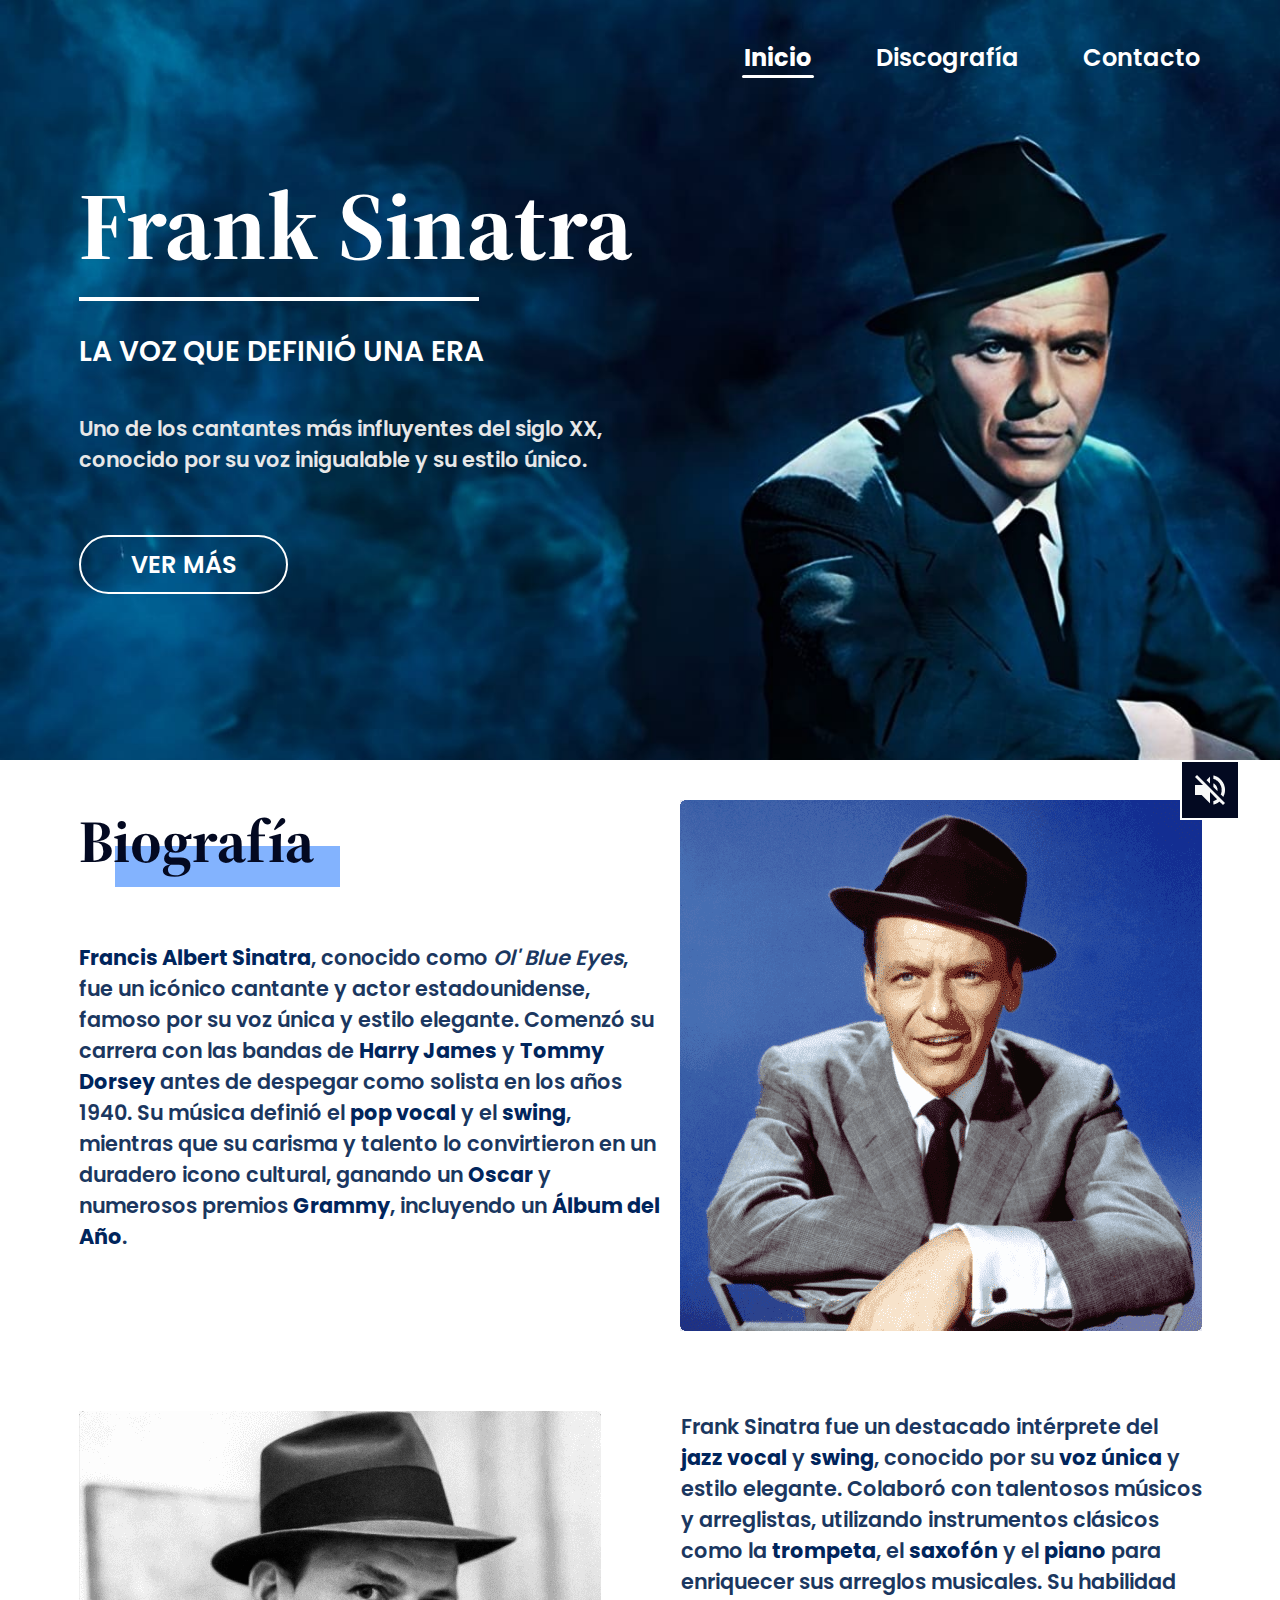
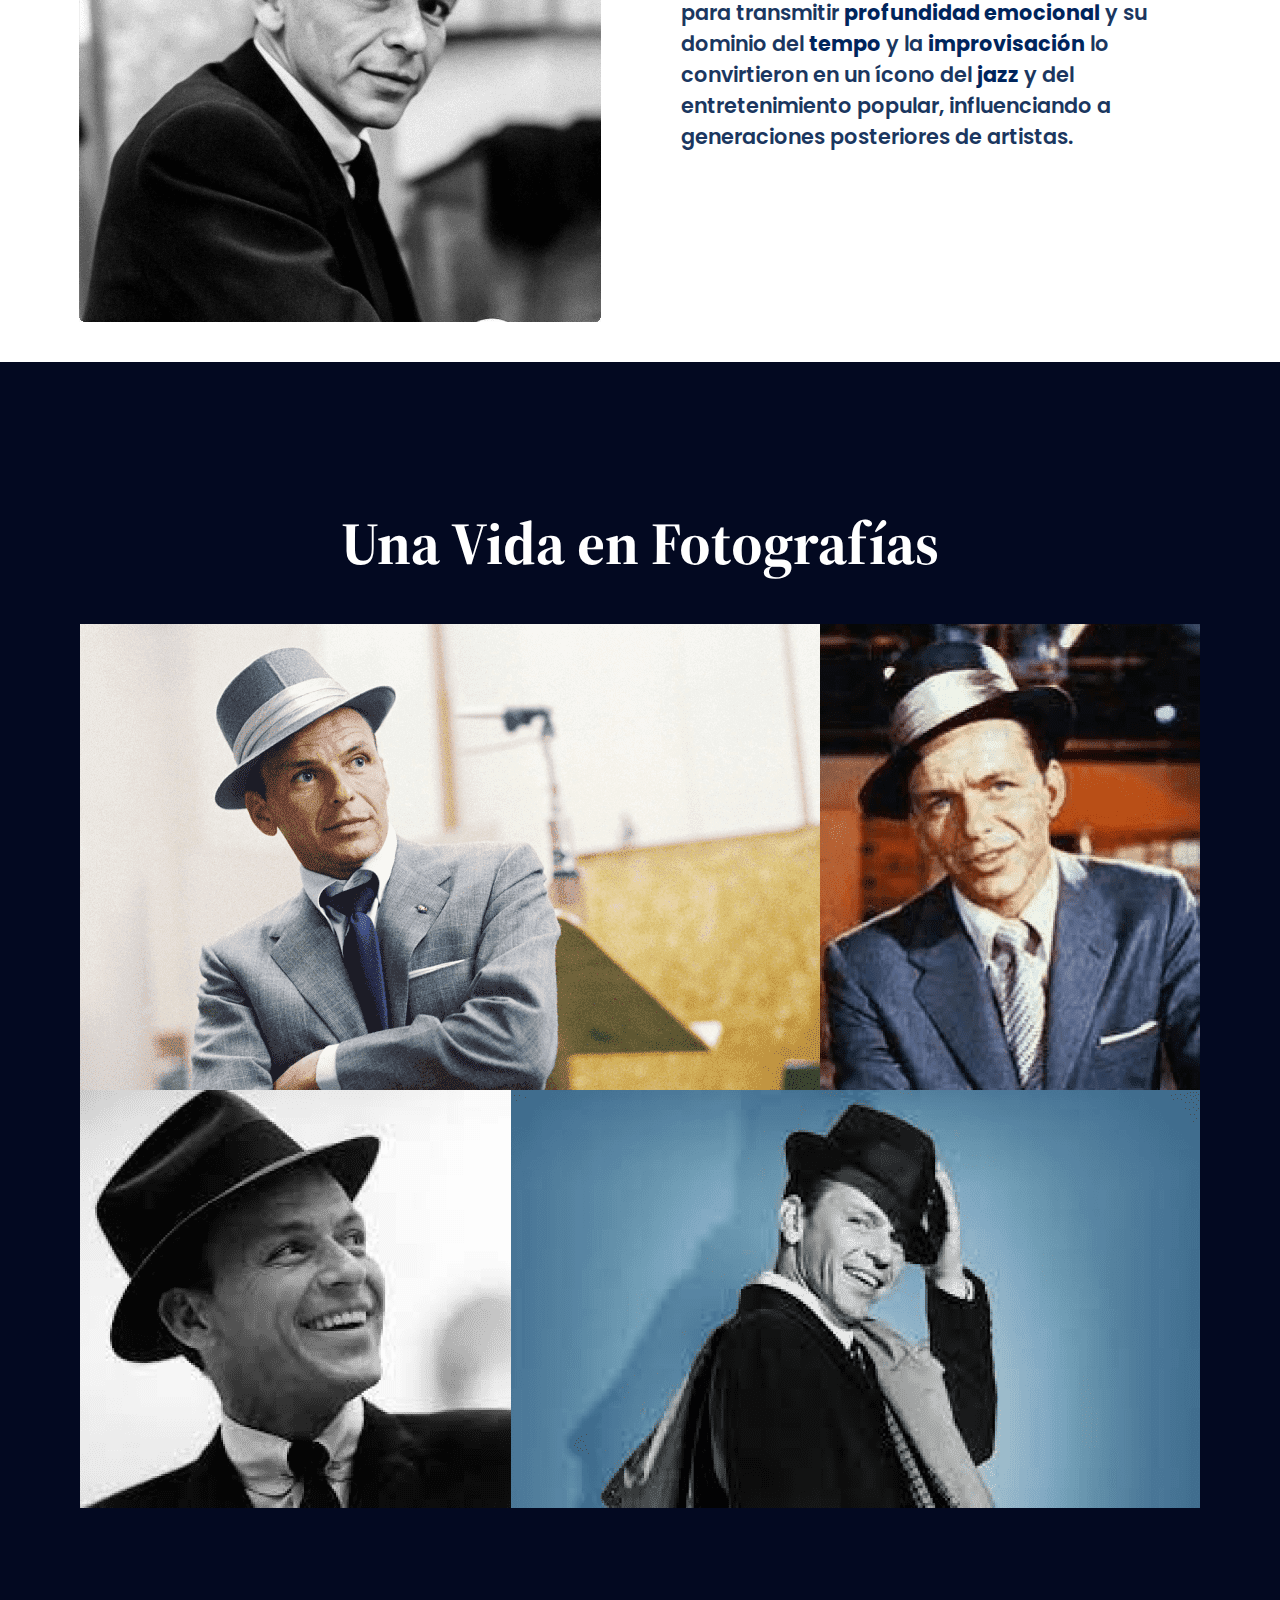
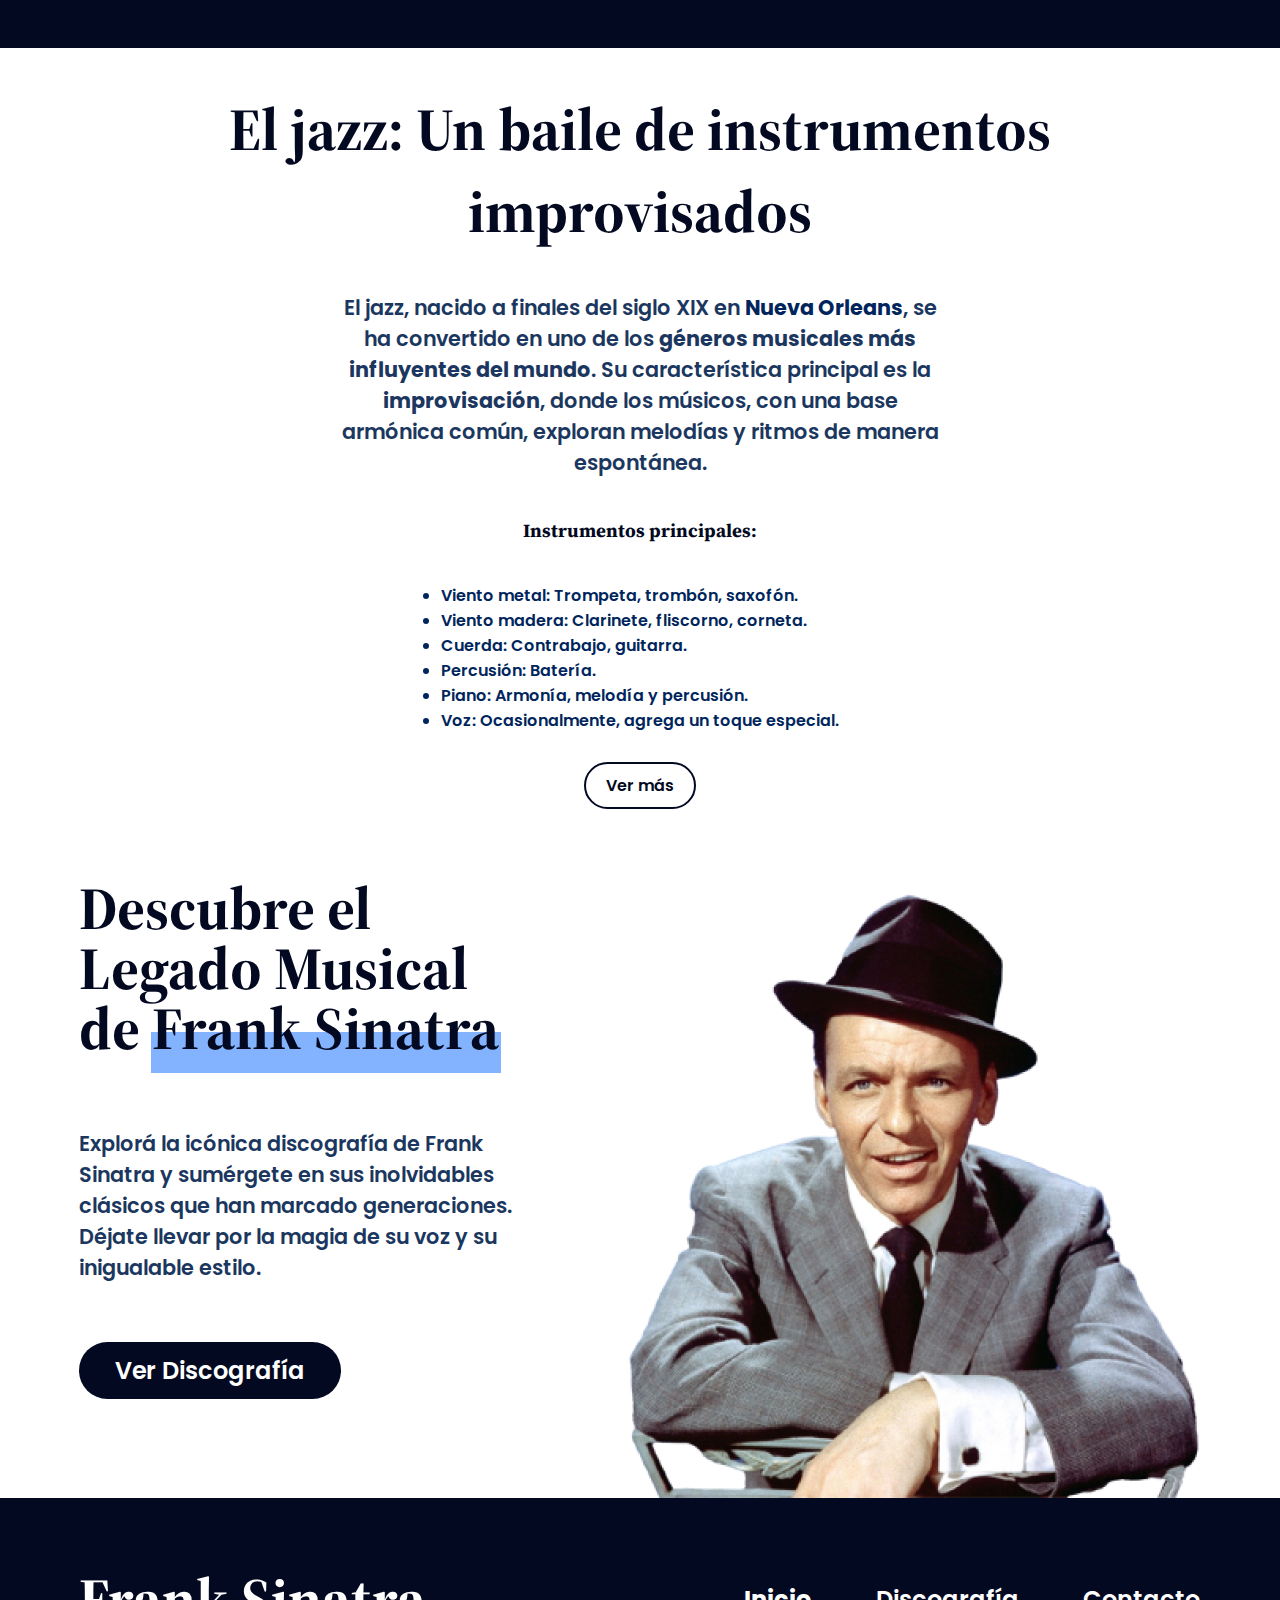
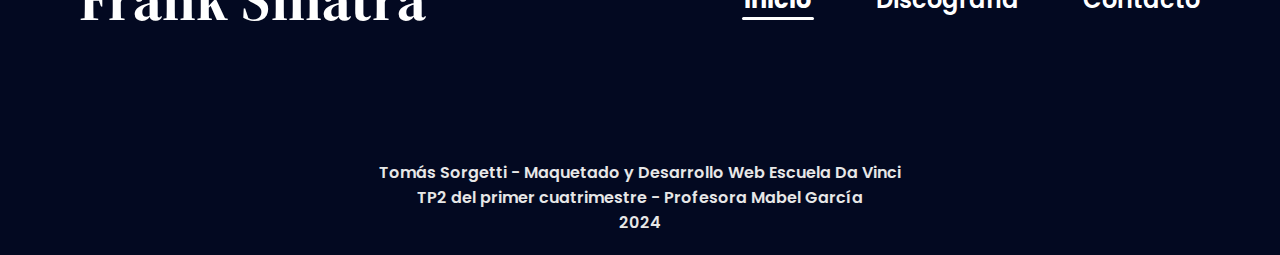
<file: index.html>
<!DOCTYPE html>
<html lang="es">
  <head>
    <meta charset="UTF-8" />
    <meta name="viewport" content="width=device-width, initial-scale=1.0" />
    <!-- css styles link -->
    <link rel="stylesheet" href="css/style.css" />
    <!-- site title -->
    <title>Frank Sinatra | Inicio</title>
  </head>
  <body>
    <div class="wrapper">
      <header class="header_inicio">
        <nav class="container navbar" >
          <div class="hamburger_button">
              <span></span>
              <span></span>
              <span></span>
          </div>
          <ul class="nav_links">
            <li><a class="nav_active" href="index.html">Inicio</a></li>
            <li><a href="pages/discografia.html">Discografía</a></li>
            <li><a href="pages/contacto.html">Contacto</a></li>
          </ul>
        </nav>
      </header>

      <!-- main content -->
      <main id="main">
        <!-- hero section -->
        <section class="hero_inicio">
          <div class="container">
            <!-- hero title -->
            <h1 id="title">Frank Sinatra</h1>
            <!-- hero subtitle -->
            <span>La voz que definió una era</span>
            <!-- hero description -->
            <p>
              Uno de los cantantes más influyentes del siglo XX, conocido por su
              voz inigualable y su estilo único.
            </p>
            <!-- hero CTA button -->
            <a class="header_btn" href="#main">ver más</a>
          </div>
        </section>
        <!-- biografía section -->
        <section class="biografia container">
          <div class="biografia_first">
            <div>
              <!-- biografía title -->
              <h2>Biografía</h2>
              <!-- biografía description -->
              <p>
                <span class="colored">Francis Albert Sinatra</span>, conocido
                como <em lang="en">Ol' Blue Eyes</em>, fue un icónico cantante y
                actor estadounidense, famoso por su voz única y estilo elegante.
                Comenzó su carrera con las bandas de
                <span class="colored">Harry James</span> y
                <span class="colored">Tommy Dorsey</span> antes de despegar como
                solista en los años 1940. Su música definió el
                <span class="colored" lang="en">pop vocal</span> y el
                <span class="colored" lang="en">swing</span>, mientras que su
                carisma y talento lo convirtieron en un duradero icono cultural,
                ganando un <span class="colored" lang="en">Oscar</span> y
                numerosos premios <span class="colored" lang="en">Grammy</span>,
                incluyendo un <span class="colored">Álbum del Año</span>.
              </p>
            </div>
            <img src="assets/frankdefrente.png" alt="Frank Sinatra de frente" />
          </div>
          <div class="biografia_second">
            <img
              src="assets/biografia_frank2.png"
              alt="Frank Sinatra en blanco y negro mirando de costado"
            />
            <!-- biografía description 2 -->
            <p>
              Frank Sinatra fue un destacado intérprete del
              <span class="colored">jazz vocal</span> y
              <span class="colored">swing</span>, conocido por su
              <span class="colored">voz única</span> y estilo elegante. Colaboró
              con talentosos músicos y arreglistas, utilizando instrumentos
              clásicos como la <span class="colored">trompeta</span>, el
              <span class="colored">saxofón</span> y el
              <span class="colored">piano</span> para enriquecer sus arreglos
              musicales. Su habilidad para transmitir
              <span class="colored">profundidad emocional</span> y su dominio
              del <span class="colored">tempo</span> y la
              <span class="colored">improvisación</span> lo convirtieron en un
              ícono del <span class="colored">jazz</span> y del entretenimiento
              popular, influenciando a generaciones posteriores de artistas.
            </p>
          </div>
        </section>

        <!-- galería section -->
        <section class="galeria">
          <div class="container">
            <!-- galería title -->
            <h2>Una Vida en Fotografías</h2>
            <!-- galería grid -->
            <div class="galeria_grid">
              <img src="assets/grid1.png" alt="Frank Sinatra no se que poner" />
              <img src="assets/grid2.png" alt="Frank Sinatra no se que poner" />
              <img src="assets/grid3.png" alt="Frank Sinatra no se que poner" />
              <img src="assets/grid4.png" alt="Frank Sinatra no se que poner" />
            </div>
          </div>
        </section>

        <!-- Jazz section -->
        <section class="container jazz_container">
          <h2>El jazz: Un baile de instrumentos improvisados</h2>
          <p>
            El jazz, nacido a finales del siglo XIX en
            <span class="colored">Nueva Orleans</span>, se ha convertido en uno
            de los <strong>géneros musicales más influyentes del mundo</strong>.
            Su característica principal es la <strong>improvisación</strong>,
            donde los músicos, con una base armónica común, exploran melodías y
            ritmos de manera espontánea.
          </p>
          <h3>Instrumentos principales:</h3>
          <ul>
            <li>Viento metal: Trompeta, trombón, saxofón.</li>
            <li>Viento madera: Clarinete, fliscorno, corneta.</li>
            <li>Cuerda: Contrabajo, guitarra.</li>
            <li>Percusión: Batería.</li>
            <li>Piano: Armonía, melodía y percusión.</li>
            <li>Voz: Ocasionalmente, agrega un toque especial.</li>
          </ul>
          <a href="#">Ver más</a>
        </section>
        <!-- CTA section -->
        <section class="call_to_action container">
          <div>
            <!-- CTA title -->
            <h2>Descubre el Legado Musical de Frank Sinatra</h2>
            <!-- CTA description -->
            <p>
              Explorá la icónica discografía de Frank Sinatra y sumérgete en sus
              inolvidables clásicos que han marcado generaciones. Déjate llevar
              por la magia de su voz y su inigualable estilo.
            </p>
            <!-- CTA button -->
            <a href="pages/discografia.html">Ver Discografía</a>
          </div>
          <img
            src="assets/frankPng.jpg"
            alt="Frank Sinatra mirando de frente"
          />
        </section>
      </main>

      <!-- footer -->
      <footer>
        <!-- footer nav -->
        <nav class="container">
          <a class="footer_logo" href="index.html">Frank Sinatra</a>

          <!-- footer nav_links -->
          <ul>
            <li><a class="nav_active" href="index.html">Inicio</a></li>
            <li><a href="pages/discografia.html">Discografía</a></li>
            <li><a href="pages/contacto.html">Contacto</a></li>
          </ul>
        </nav>

        <!-- footer copyright -->
        <div class="footer_copyright">
          <p>Tomás Sorgetti - Maquetado y Desarrollo Web Escuela Da Vinci</p>
          <p>TP2 del primer cuatrimestre - Profesora Mabel García</p>
          <p>2024</p>
        </div>
      </footer>

      <!-- audio player -->
      <audio id="myAudio">
        <source src="assets/thats_life.mp3" type="audio/mpeg" />
        Tu navegador no soporta el elemento de audio.
      </audio>
      <button id="playPauseButton"></button>
    </div>

    <!-- scripts, api jquery -->
    <script src="https://ajax.googleapis.com/ajax/libs/jquery/3.7.1/jquery.min.js"></script>
    <script src="scripts/main.js"></script>
    <script src="scripts/navbar.js"></script>
  </body>
</html>
</file>
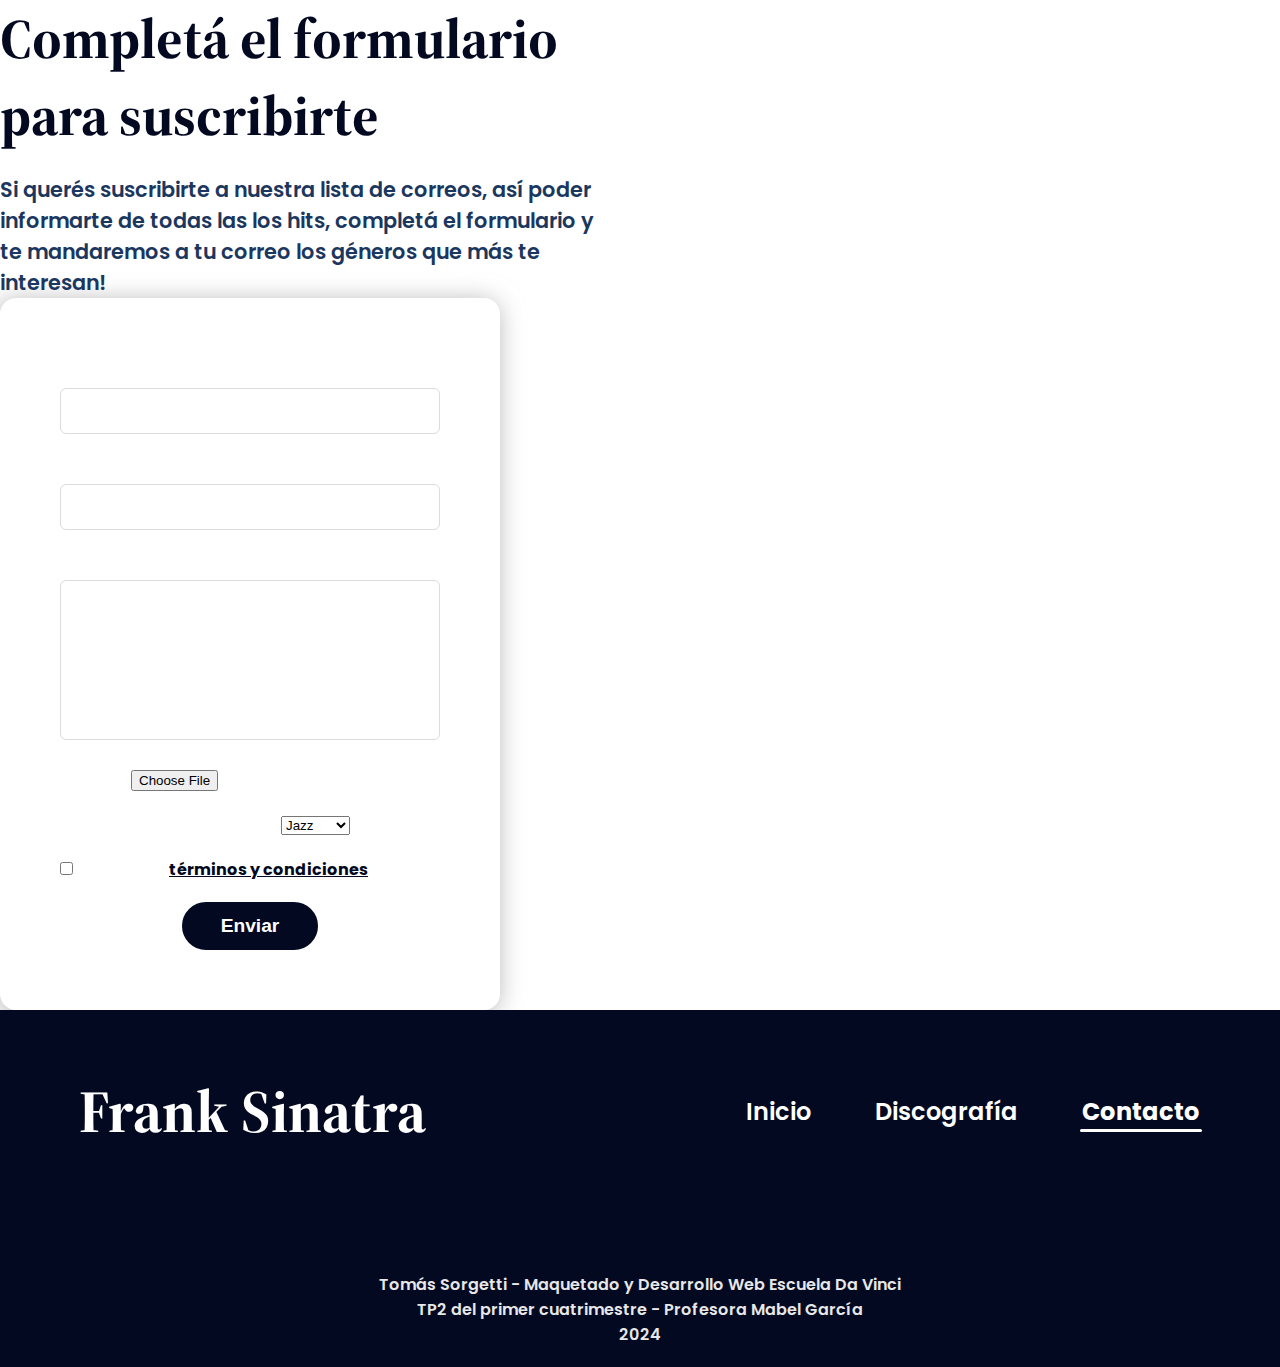
<file: pages/contacto.html>
<!DOCTYPE html>
<html lang="en">
  <head>
    <meta charset="UTF-8" />
    <meta name="viewport" content="width=device-width, initial-scale=1.0" />
    <link rel="stylesheet" href="../css/style.css" />
    <script src="https://ajax.googleapis.com/ajax/libs/jquery/3.7.1/jquery.min.js"></script>

    <title>Document</title>
  </head>
  <body class="contact_body">
    <div class="wrapper">
    <header id="header_contacto">
      <nav class="container">
        <ul>
          <li><a href="../index.html">Inicio</a></li>
          <li>
            <a href="discografia.html">Discografía</a>
          </li>
          <li><a class="nav_active" href="contacto.html">Contacto</a></li>
        </ul>
      </nav>
    </header>
    <main id="main_contacto" >
      <div class="contact_text_cont">
        <h1>Completá el formulario para suscribirte</h1>
        <p>Si querés suscribirte a nuestra lista de correos, así poder informarte de todas las los hits, completá el formulario y te mandaremos a tu correo los géneros que más te interesan!</p>
      </div>
      <form action="gracias.html" class="contact_form" method="post" enctype="multipart/form-data">
        <ul>
          <!-- Nombre field -->
          <li class="form_input_cont">
            <label for="nombre_apellido">Nombre y Apellido:*</label>
            <input
              name="nombre_apellido"
              type="text"
              id="contact_name"
              required
            />
          </li>
          <!-- email field -->
          <li class="form_input_cont">
            <label for="email">Email:*</label>
            <input id="email" name="email" type="email" required />
          </li>
          <!-- Email field -->
          <li class="form_input_cont">
            <label for="mensaje">Mensaje:*</label>
            <textarea name="mensaje" id="mensaje"></textarea>
          </li>
          <!-- File field -->
          <li class="form_inputfile_cont">
            <label for="file">Archivo:</label>
            <input id="file" name="file" type="file" />
          </li>
          <!-- Select field -->
          <li class="form_select_cont">
            <label for="generos_musicales">Géneros que le interesan:*</label>
            <select name="generos_musicales" id="generos_musicales">
              <option value="jazz" selected>Jazz</option>
              <option value="blues">Blues</option>
              <option value="rock">Rock</option>
              <option value="country">Country</option>
              <option value="pop">Pop</option>
              <option value="clasica">Clásica</option>
            </select>
            <ul id="generos_list"></ul>
          </li>
          <li class="form_checkbox_cont">
            <input type="checkbox" name="acepto" id="acepto" required>
            <label id="acepto" for="acepto">Acepto los <a href="#">términos y condiciones</a></label>
          </li>

          <li class="contact_button_cont">
            <button type="submit">Enviar</button>
          </li>
        </ul>
      </form>
    </main>
    <footer>
      <nav class="container">
        <a class="footer_logo" href="discografia.html">Frank Sinatra</a>
        <ul>
          <li><a href="../index.html">Inicio</a></li>
          <li>
            <a href="discografia.html">Discografía</a>
          </li>
          <li>
            <a class="nav_active" href="contacto.html">Contacto</a>
          </li>
        </ul>
      </nav>
      <div class="footer_copyright">
        <p>Tomás Sorgetti - Maquetado y Desarrollo Web Escuela Da Vinci</p>
        <p>TP2 del primer cuatrimestre - Profesora Mabel García</p>
        <p>2024</p>
      </div>
    </footer>
    </div>
    <!-- Scripts -->
    <script src="../scripts/contact.js"></script>
  </body>
</html>
</file>
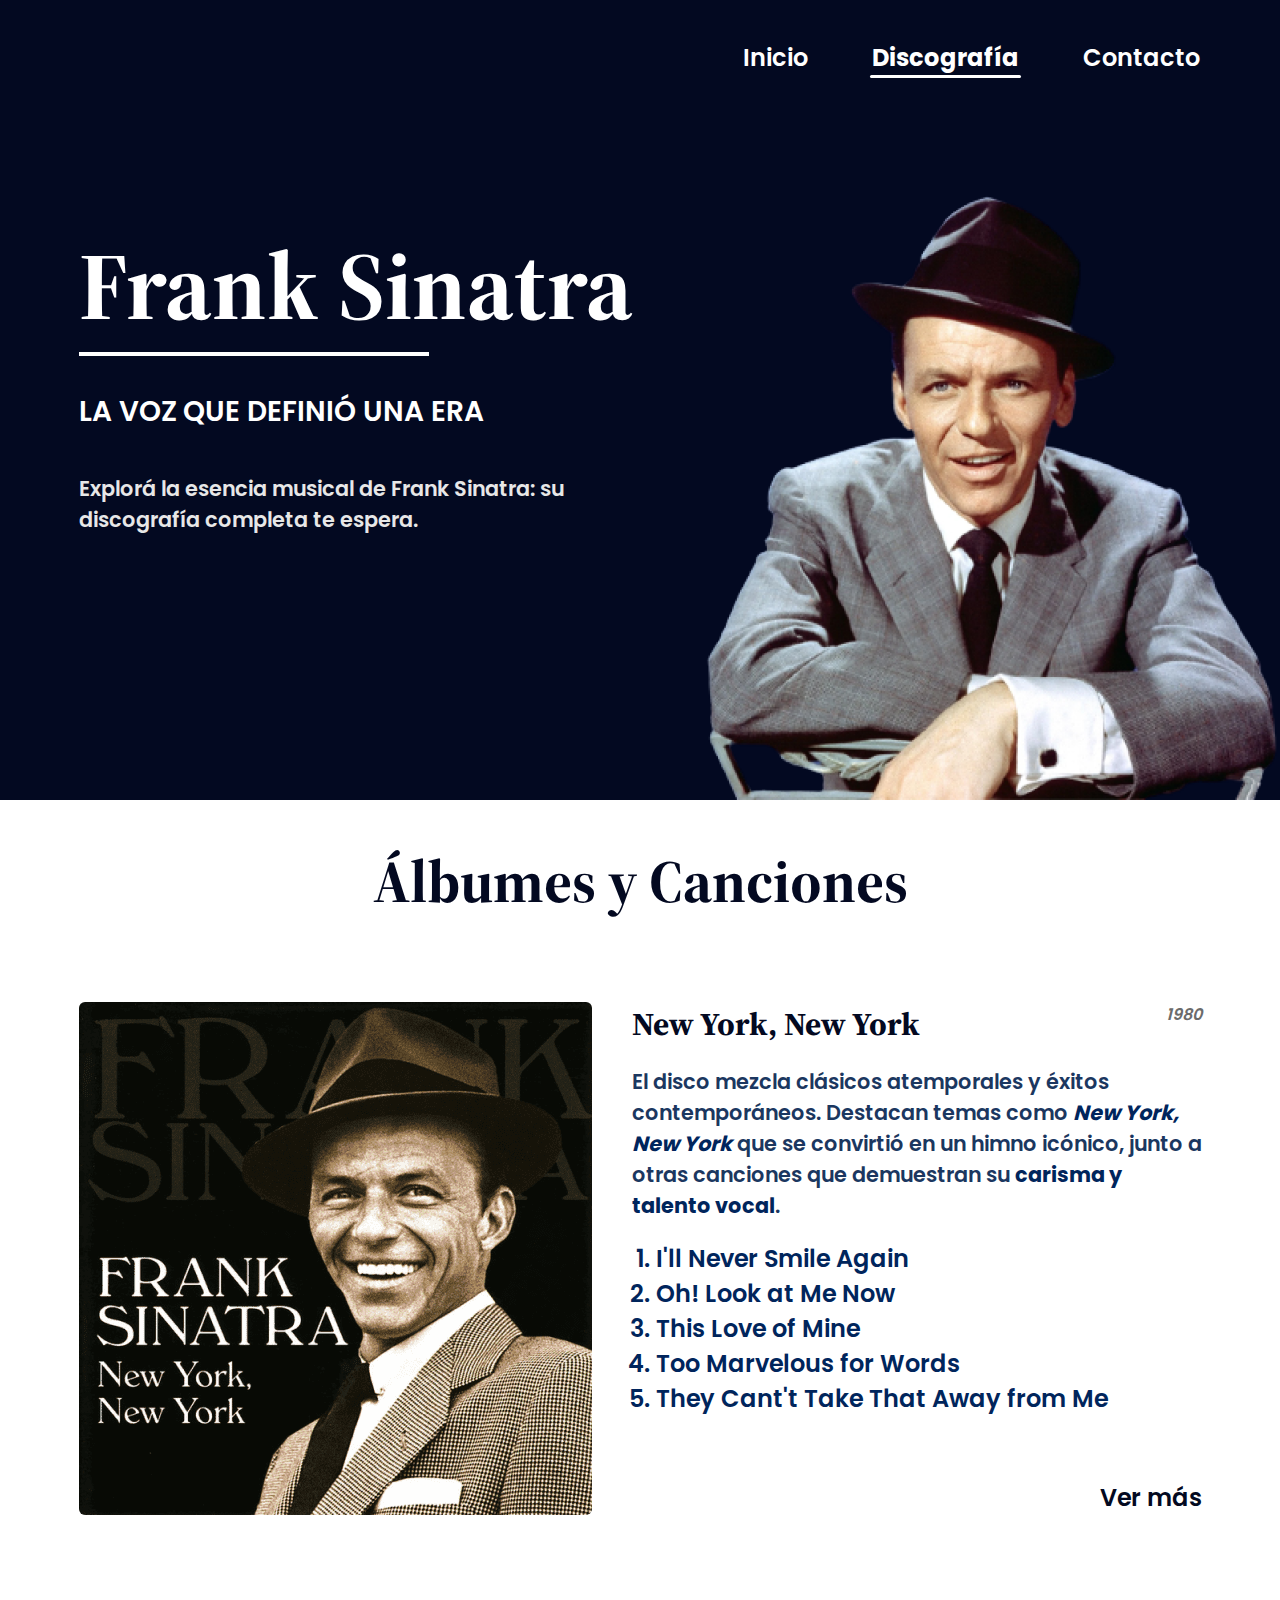
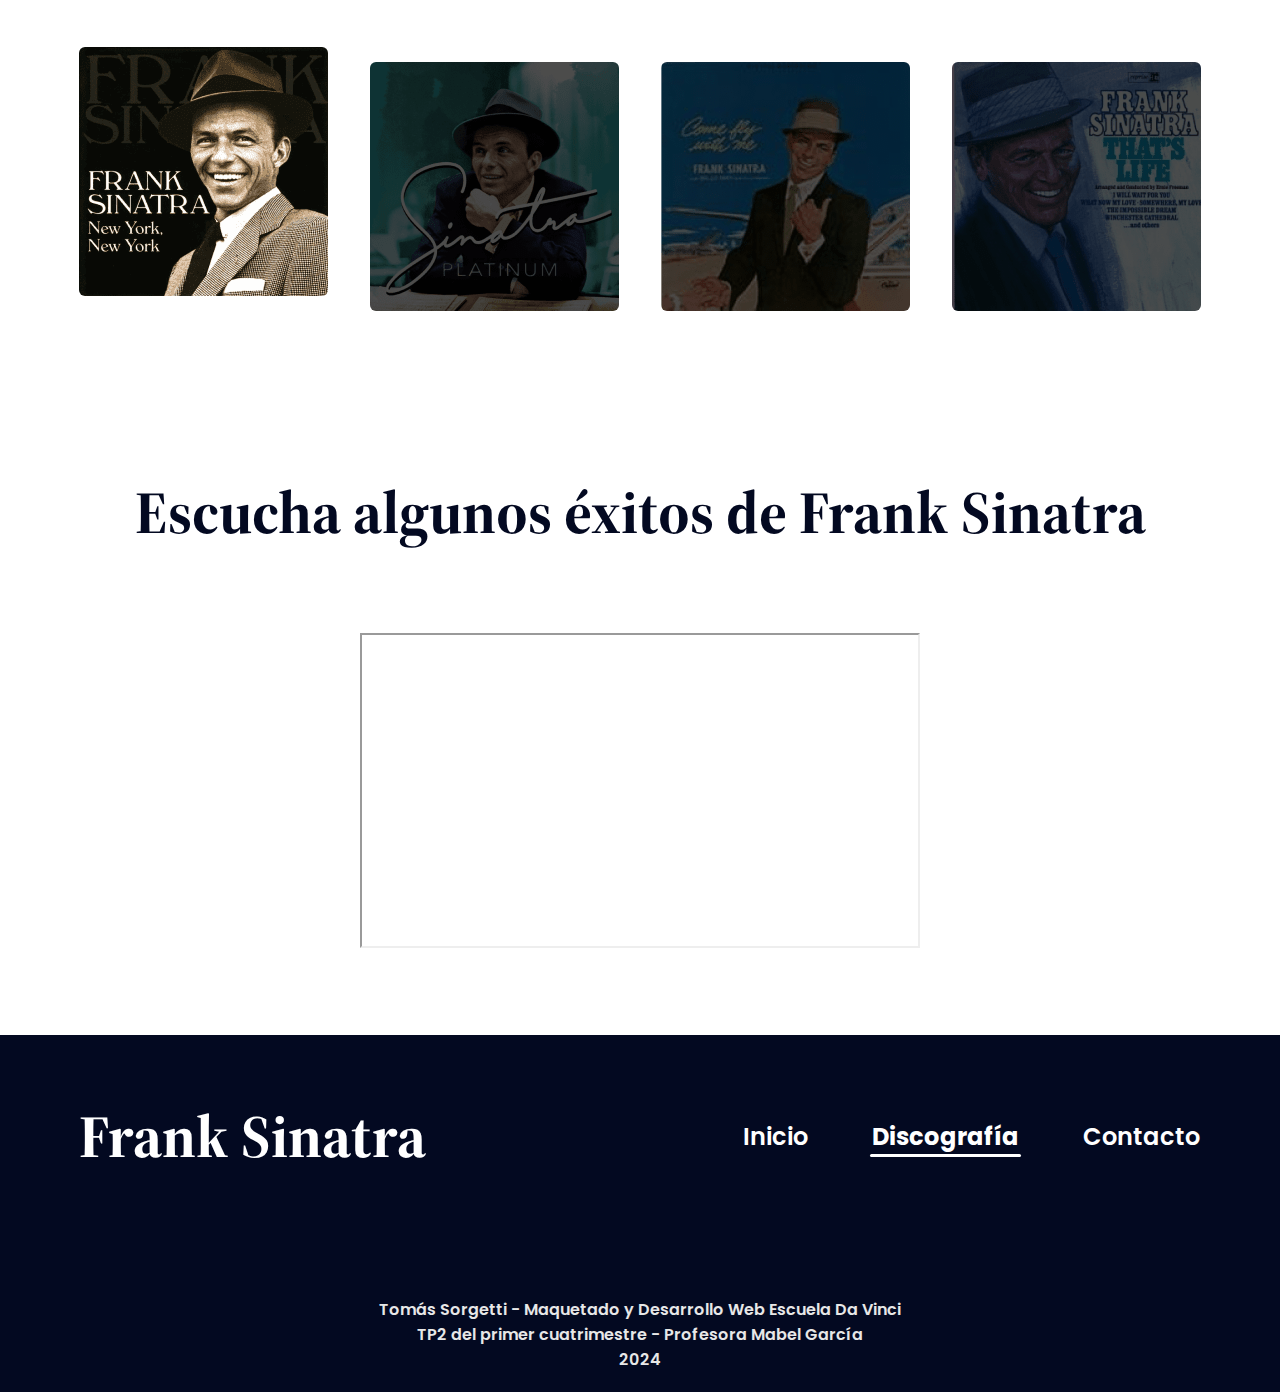
<file: pages/discografia.html>
<!DOCTYPE html>
<html lang="es">
  <head>
    <meta charset="UTF-8" />
    <meta name="viewport" content="width=device-width, initial-scale=1.0" />
    <link rel="stylesheet" href="../css/style.css" />
    <title>Discografía</title>
  </head>
  <body>
    <div class="wrapper">
      <!-- header -->
      <header class="discografia_nav">
        <!-- nav -->
        <nav class="container navbar" >
          <div class="hamburger_button">
              <span></span>
              <span></span>
              <span></span>
          </div>
          <ul class="nav_links">
            <li><a href="../index.html">Inicio</a></li>
            <li>
              <a class="nav_active" href="discografia.html">Discografía</a>
            </li>
            <li><a href="contacto.html">Contacto</a></li>
          </ul>
        </nav>
        
      </header>

      <!-- main content -->
      <main>
        <!-- hero section -->
        <section class="hero_discografia">
          <div class="container">
            <!-- hero title -->
            <h1>Frank Sinatra</h1>
            <!-- hero subtitle -->
            <span>La voz que definió una era</span>
            <!-- hero description -->
            <p>
              Explorá la esencia musical de Frank Sinatra: su discografía
              completa te espera.
            </p>
          </div>
          <!-- hero image -->
          <img
            src="../assets/frankPng.jpg"
            alt="Frank Sinatra mirando de frente"
          />
        </section>
        <!-- Albums y canciones section -->
        <section class="container discografia_container">
          <!-- albums y canciones title -->
          <h2>Álbumes y Canciones</h2>
          <div class="discografia_albums_cont">
          <!-- album 1 -->
          <article class="discografia active">
            <!-- album image -->
            <img src="../assets/album/new_york.png" alt="new york album" />
            <!-- album description container -->
            <div class="discografia_album_description">
              <!-- album title -->
              <h3>New York, New York</h3>
              <span class="discografia_album_year">1980</span>
              <!-- album description -->
              <p>
                El disco mezcla clásicos atemporales y éxitos contemporáneos.
                Destacan temas como
                <i lang="en" class="colored">New York, New York</i> que se
                convirtió en un himno icónico, junto a otras canciones que
                demuestran su
                <span class="colored">carisma y talento vocal</span>.
              </p>
              <!-- album songs list -->
              <ol class="discografia_album_songs">
                <li lang="en">I'll Never Smile Again</li>
                <li lang="en">Oh! Look at Me Now</li>
                <li lang="en">This Love of Mine</li>
                <li lang="en">Too Marvelous for Words</li>
                <li lang="en">They Cant't Take That Away from Me</li>
              </ol>
              <a class="discografia_album_button" href="#" target="_blank"
                >Ver más</a
              >
            </div>
          </article>

          <!-- album 2 -->
          <article class="discografia">
            <!-- album image -->
            <img src="../assets/album/my_way.png" alt="my way album" />
            <!-- album description container -->
            <div class="discografia_album_description">
              <!-- album title -->
              <h3 lang="en">My Way</h3>
              <span class="discografia_album_year">1969</span>

              <!-- album description -->
              <p>
                El disco incluye una selección de
                <strong>canciones contemporáneas de la época</strong>. Destaca
                <span lang="en" class="colored">My Way</span>, que se ha
                convertido en una de sus canciones más famosas. También presenta
                <span class="colored">covers de otros éxitos</span> como
                <span lang="en">"Yesterday"</span> de <i>The Beatles</i> y "Mrs.
                Robinson" de
                <i>Simon & Garfunkel</i>
              </p>
              <!-- album songs list -->
              <ul class="discografia_album_songs">
                <li lang="en">Watch What Happens</li>
                <li lang="en">Didnt't We?</li>
                <li lang="en">Hallelujah, I Love Her So</li>
                <li lang="en">Yesterday</li>
                <li lang="en">All My Tomorrows</li>
              </ul>
              <a class="discografia_album_button" href="#" target="_blank"
                >Ver más</a
              >
            </div>
          </article>

          <!-- album 3 -->
          <article class="discografia">
            <!-- album image -->
            <img
              src="../assets/album/come_fly_with_me.png"
              alt="come fly with me album"
            />
            <!-- album description container -->
            <div class="discografia_album_description">
              <!-- album title -->
              <h3 lang="en">Come Fly With Me</h3>
              <span class="discografia_album_year">1958</span>

              <!-- album description -->
              <p>
                El album celebra los viajes y la aventura. Incluye clásicos como
                <i lang="en">"Come Fly with Me"</i> y
                <i lang="en">"Moonlight in Vermont,"</i> destacando la
                interpretación carismática de Sinatra.
              </p>
              <!-- album songs list -->
              <ul class="discografia_album_songs">
                <li lang="en">Come Fly with Me</li>
                <li lang="en">Arround the World</li>
                <li lang="en">Isle of Capri</li>
                <li lang="en">Moonlight in Vermont</li>
                <li lang="en">Autumn in New York</li>
              </ul>
              <a class="discografia_album_button" href="#" target="_blank"
                >Ver más</a
              >
            </div>
          </article>

          <!-- album 4 -->
          <article class="discografia">
            <!-- album image -->
            <img src="../assets/album/thats_life.png" alt="that´s life album" />
            <!-- album description container -->
            <div class="discografia_album_description">
              <!-- album title -->
              <h3 lang="en">That's Life</h3>
              <span class="discografia_album_year">1966</span>

              <!-- album description -->
              <p>
                Destaca por su título, una canción que se convirtió en
                <span class="colored">uno de sus grandes éxitos</span>. El álbum
                mezcla <span class="colored">pop y jazz</span>, reflejando la
                resiliencia y la experiencia de la vida con la inimitable voz y
                estilo de Sinatra.
              </p>
              <!-- album songs list -->
              <ul class="discografia_album_songs">
                <li lang="en">that´s life</li>
                <li lang="en">I Will Wait for You</li>
                <li lang="en">Somewhere My Love (Lara´s Theme)</li>
                <li lang="en">Sand and Sea</li>
                <li lang="en">What Now My Love</li>
              </ul>
              <a class="discografia_album_button" href="#" target="_blank"
                >Ver más</a
              >
            </div>
          </article>
          </div>
          <!-- album selector -->
          <div class="container album_selector">
            <span class="album album1 active"></span>
            <span class="album album2"></span>
            <span class="album album3"></span>
            <span class="album album4"></span>
          </div>
        </section>

        <section class="video_container">
          <h2>Escucha algunos éxitos de Frank Sinatra</h2>
          <iframe
            width="560"
            height="315"
            src="https://www.youtube.com/embed/xMfz1jlyQrw?si=ozJDRI1jkqBBr_G7"
            title="YouTube video player"
            allow="accelerometer; autoplay; clipboard-write; encrypted-media; gyroscope; picture-in-picture; web-share"
            referrerpolicy="strict-origin-when-cross-origin"
            allowfullscreen
          ></iframe>
        </section>
      </main>
      <footer>
        <nav class="container">
          <a class="footer_logo" href="discografia.html">Frank Sinatra</a>
          <ul>
            <li><a href="../index.html">Inicio</a></li>
            <li>
              <a class="nav_active" href="discografia.html">Discografía</a>
            </li>
            <li>
              <a href="contacto.html">Contacto</a>
            </li>
          </ul>
        </nav>
        <div class="footer_copyright">
          <p>Tomás Sorgetti - Maquetado y Desarrollo Web Escuela Da Vinci</p>
          <p>TP2 del primer cuatrimestre - Profesora Mabel García</p>
          <p>2024</p>
        </div>
      </footer>
    </div>

    <!-- scripts, api jquery -->
    <script src="https://ajax.googleapis.com/ajax/libs/jquery/3.7.1/jquery.min.js"></script>
    <script src="../scripts/main.js"></script>
    <script src="../scripts/navbar.js"></script>
  </body>
</html>
</file>
<file: css/style.css>
/*********** Fonts ***********/
@font-face {
    font-family: 'Poppins';
    src: url('../fonts/Poppins-Bold.ttf') format('truetype');
    font-weight: 700;
    font-style: normal;
}

@font-face {
    font-family: 'Poppins';
    src: url('../fonts/Poppins-SemiBold.ttf') format('truetype');
    font-weight: 600;
    font-style: normal;
}

@font-face {
    font-family: 'SourceSerif4';
    src: url('../fonts/SourceSerif4-VariableFont_opsz\,wght.ttf') format('truetype');
    font-weight: bold;
    font-style: normal;
}

/********** Audio ***********/
audio::-webkit-media-controls,
audio::-moz-media-controls,
audio::-ms-media-controls,
audio::-o-media-controls,
audio::media-controls {
    display: none;
}

#playPauseButton {
    height: 60px;
    width: 60px;
    cursor: pointer;
    border: 2px solid white;
    position: fixed;
    right: 40px;
    bottom: 80px;
    background-color: #030921;
    background-position: center;
    background-repeat: no-repeat;
    background-image: url("../assets/mute.png");
}

#playPauseButton.active {
    background-image: url("../assets/reproducir.png");
}

/*********** Resets ***********/
* {
    box-sizing: border-box;
    margin: 0;
    padding: 0;
}

html {
    scroll-behavior: smooth;
}

body {
    font-family: "Poppins", sans-serif;
    color: white;
    background-color: #00255C;
}

main {
    width: 100%;
}

.wrapper {
    max-width: 1680px;
    margin: 0 auto;
    position: relative;
}

main {
    background-color: white;
}

h1,
h2,
h3,
h4,
h5,
h6 {
    font-family: "SourceSerif4", serif;
    color: #030921;
}

h1 {
    font-size: 7.5rem;
    color: white;
}

h2 {
    font-size: 3.75rem;
}

p {
    font-size: 1.5rem;
    color: #1b3760;
    max-width: 600px;
}

.container {
    max-width: 1123px;
    margin-left: auto;
    margin-right: auto;
}

.colored {
    font-weight: 700;
    color: #00255C;
}


/********** Navbar ***********/
header {
    position: absolute;
    width: 100%;
    top: 0;
    z-index: 10;
}

header nav {
    display: flex;
    justify-content: end;
    padding: 40px 0px;
    z-index: 9999;
}

nav ul {
    display: flex;
    list-style: none;
    gap: 60px;
}

nav ul li a {
    font-size: 1.5rem;
    text-decoration: none;
    color: white;
    padding: 0 2px;
    display: flex;
    align-items: center;
}

nav ul li {
    position: relative;
}

nav ul li a::before {
    content: "";
    position: absolute;
    bottom: -3px;
    left: 0;
    height: 3px;
    width: 0;
    background-color: white;
    border-radius: 2px;
    transition: width 0.3s ease;
}

nav ul li:hover a::before {
    width: 100%;
}

.nav_active {
    font-weight: 700;
}

.nav_active::before {
    width: 100%;
}

.hamburger_button {
    visibility: hidden;
    opacity: 0;
    display: flex;
    flex-direction: column;
    gap: 10px;
    cursor: pointer;
    z-index: 9999;
}

.hamburger_button span {
    height: 3px;
    background-color: white;
    width: 35px;
}





/*???????? Home Page ????????*/
/******* Hero Banner *******/
.hero_inicio {
    background-image: url("../assets/hero_without_font.jpg");
    background-repeat: no-repeat;
    background-size: cover;
    height: 834px;
    margin: 0;
    width: 100%;
    padding-top: 160px;
}

#title {
    position: relative;
}

#title::before {
    content: "";
    position: absolute;
    z-index: 1;
    background-color: white;
    height: 4px;
    width: 400px;
    bottom: -10px;
    left: 0px;
}

.hero_inicio span {
    display: inline-block;
    margin: 40px 0;
    text-transform: uppercase;
    font-size: 1.75rem;
    font-weight: 600;
}

.hero_inicio p {
    max-width: 600px;
    color: rgb(231, 231, 231);
}

.header_btn {
    display: inline-block;
    margin: 60px 0;
    border-radius: 60px;
    border: solid white 2px;
    padding: 10px 50px;
    color: white;
    text-decoration: none;
    text-transform: uppercase;
    font-size: 1.5rem;
    font-weight: 600;
}

.header_btn:hover {
    background-color: rgba(255, 255, 255, 0.6);
    color: #030921;
}

/******* Main Section *******/
.biografia {
    padding: 100px 0px;
}

.biografia_first,
.biografia_second {
    display: flex;
    justify-content: space-between;
    align-items: start;
}

.biografia_first img {
    margin-left: 20px;
}

.biografia_second img {
    margin-right: 80px;
}

.biografia h2 {
    margin-bottom: 60px;
    position: relative;
    z-index: 2;
}

.biografia h2::before {
    content: "";
    position: absolute;
    z-index: -1;
    background-color: rgba(49, 129, 254, 0.6);
    height: 41px;
    width: 225px;
    bottom: -5px;
    left: 36px;
}

.biografia_second {
    margin-top: 80px;
}

/******* Galería *******/
.galeria {
    background-color: #030921;
    padding: 100px 0px;
    text-align: center;
}

.galeria h2 {
    margin-bottom: 40px;
    color: white;
}

.galeria_grid {
    display: flex;
    justify-content: center;
    flex-wrap: wrap;

}


/******* Jazz Section *******/
.jazz_container {
    padding: 100px 0px;
    text-align: center;
}

.jazz_container p {
    display: inline-block;
    width: 100%;
    margin: 40px auto;
    max-width: 600px;
}

.jazz_container ul {
    color: #00255C;
    margin: 40px auto;
    width: fit-content;
    text-align: left;
}

.jazz_container a {
    color: #030921;
    text-decoration: none;
    border: 2px solid #030921;
    padding: 10px 20px;
    border-radius: 60px;
}

.jazz_container a:hover {
    background-color: #030921;
    color: white;
    transition: 0.3s ease-in-out;
}

/******* Call to Action *******/
.call_to_action {
    padding-top: 100px;
    display: flex;
    justify-content: space-between;

}

.call_to_action h2 {
    position: relative;
    z-index: 2;
    line-height: 1;
}

.call_to_action h2::before {
    content: "";
    position: absolute;
    z-index: -1;
    background-color: rgba(49, 129, 254, 0.6);
    height: 41px;
    width: 350px;
    bottom: -15px;
    left: 72px;
}

.call_to_action p {
    display: block;
    margin: 70px 0px;
}

.call_to_action a {
    padding: 12px 36px;
    background-color: #030921;
    color: white;
    text-decoration: none;
    border-radius: 60px;
    font-weight: 600;
    font-size: 1.5rem;
}

.call_to_action a:hover {
    background-color: #00255C;
}


/************ footer **********/
footer {
    background-color: #030921;
    color: white;
    padding: 20px 0px;
}

.footer_copyright {
    width: 100%;
    text-align: center;
}

footer p {
    width: 800px;
    margin: 0 auto;
    font-size: 1rem;
    color: rgb(231, 231, 231);
}

footer nav {
    display: flex;
    justify-content: space-between;
    align-items: center;
    margin-bottom: 80px;
}

.footer_logo {
    font-size: 3.75rem;
    font-family: "SourceSerif4", serif;
    font-weight: 700;
    text-decoration: none;
    color: white;
}



/*???????? Discografia ????????*/
/******* Navbar *******/


/******* Hero *******/
.hero_discografia {
    position: relative;
    padding-top: 180px;
    height: 800px;
    background-color: #030921;
    margin: 0;
    width: 100%;
}

.hero_discografia img {
    position: absolute;
    bottom: 0px;
    right: 0px;
}

.hero_discografia h1 {
    position: relative;
}

.hero_discografia h1::before {
    content: "";
    position: absolute;
    background-color: white;
    height: 4px;
    width: 350px;
    bottom: -5px;
    left: 0;
}

.hero_discografia span {
    display: inline-block;
    margin: 40px 0;
    text-transform: uppercase;
    font-size: 1.75rem;
    font-weight: 600;
}

.hero_discografia p {
    max-width: 600px;
    color: rgb(231, 231, 231);
}

/********** Main ***********/
.discografia_container {
    padding: 100px 0px;
    text-align: center;
    position: relative;
}

.discografia_albums_cont {
    height: 700px;
}

.discografia {
    position: absolute;
    opacity: 0;
    margin: 80px 0px;
    display: flex;
    justify-content: space-between;
    align-items: start;
    gap: 40px;
    color: #00255C;
    transition: all 0.8s ease;
}

.discografia.active {
    opacity: 1;
    z-index: 2;
}

.discografia h3 {
    font-size: 2rem;
    color: #030921;
    margin-bottom: 20px;
}

.discografia_album_year {
    position: absolute;
    top: 0px;
    right: 0px;
    color: #6b6b6b;
    font-size: 1rem;
    font-style: italic;
}

.discografia img {
    border-radius: 6px;
}

.discografia_album_description {
    text-align: left;
    font-size: 1.5rem;
    position: relative;
    height: 513px;
}

.discografia_album_songs {
    margin-left: 24px;
    margin-top: 20px;

}

.discografia_album_button {
    position: absolute;
    right: 0;
    bottom: 0;
    color: #030921;
    font-weight: 600;
    text-decoration: none;
}

.discografia_album_button:hover {
    text-decoration: underline;
}


/*********** Album Selector ***********/
.album_selector {
    display: flex;
    justify-content: space-between;
    padding-bottom: 80px;
}

.album {
    width: 249px;
    height: 249px;
    border-radius: 6px;
    cursor: pointer;
    filter: brightness(0.3);
    transition: all 0.6s ease;
    background-size: cover;
}

.album:hover {
    box-shadow: #00255C 0px 0px 5px 2px;

}

.album.active {
    filter: brightness(1);
    transform: translateY(-15px);
}


.album1 {
    background-image: url("../assets/album/album_min/new_york_min.png");
}

.album2 {
    background-image: url("../assets/album/album_min/my_way_min.png");
}

.album3 {
    background-image: url("../assets/album/album_min/come_fly_with_me.png");
}

.album4 {
    background-image: url("../assets/album/album_min/thats_life_min.png");
}

.video_container {
    text-align: center;
    margin-top: 80px;
}

.video_container iframe {
    margin: 80px auto;
}

/*********** Contacto ***********/
.contact_nav,
.gracias_nav {
    background-color: #030921;
}

.contact_container {
    color: #030921;
    background-color: white;
    display: flex;
    justify-content: space-between;
    padding: 200px 0px 120px 0px;
}

.contact_text_cont {
    max-width: 600px;
}

.contact_text_cont h1 {
    color: #030921;
    font-size: 3.5rem;
}

.contact_text_cont p {
    margin-top: 20px;
}

.contact_form {
    background-color: white;
    padding: 60px;
    border-radius: 16px;
    width: 500px;
    box-shadow: -2px 3px 25px 1px rgba(140, 140, 140, 0.62);
    -webkit-box-shadow: -2px 3px 25px 1px rgba(140, 140, 140, 0.62);
    -moz-box-shadow: -2px 3px 25px 1px rgba(140, 140, 140, 0.62);
}

.obligatorio {
    position: relative;
    display: inline;
}

.obligatorio::before {
    position: absolute;
    content: "*";
    color: red;
    right: -10px;
}

.form_input_cont {
    margin-bottom: 20px
}

.form_input_cont input,
.form_input_cont textarea {
    height: 46px;
    border: 1px solid #dcdcdc;
    border-radius: 6px;
    width: 100%;
    padding: 12px;
    text-transform: initial;
    margin-top: 5px;
}

/*! No funciona T_T */
/*
.form_input_cont textarea::first-letter{
    text-transform: uppercase;
} 
*/

.form_input_cont textarea {
    min-height: 160px;
    resize: none;
}

.form_inputfile_cont {
    margin: 20px 0;
}

.contact_form ul {
    list-style: none;
}

.form_select_cont {
    margin: 10px 0;
}

#generos_list {
    display: flex;
    gap: 10px;
    flex-wrap: wrap;
    margin: 10px 0;
}

#generos_list li {
    background-color: #030921;
    color: white;
    padding: 2px 14px;
    border-radius: 40px;
    display: flex;
    gap: 10px;
}

/*! No funciona T_T */
/* .form_checkbox_cont input:checked {
    background-color: #030921;
} */
.form_checkbox_cont a {
    color: #030921;
    font-weight: 700;
}

.contact_button_cont {
    width: 100%;
    display: flex;
    justify-content: center;
}

.contact_button_cont button {
    margin-top: 20px;
    background-color: #030921;
    color: white;
    border: 3px solid #030921;
    padding: 10px 36px;
    border-radius: 60px;
    font-weight: 600;
    font-size: 1.2rem;
    cursor: pointer;
}

.contact_button_cont button:hover {
    background-color: white;
    color: #030921;
    transition: 0.3s ease-in-out;
}

.remove-option {
    cursor: pointer;
}





/************ Gracias **************/
.gracias_body {
    color: #030921;
}

#gracias_title {
    color: #030921;
    font-size: 5rem;
    margin-top: 120px;

}

.gracias_body main {
    text-align: center;
    padding: 120px 0px;
    display: flex;
    flex-direction: column;
    align-items: center;
    gap: 40px
}

#generos_lista {
    display: flex;
    gap: 10px;
    margin: 10px 0;
    flex-wrap: wrap;
    max-width: 600px;
    list-style: none;
}

#generos_lista li {
    background-color: #00255C;
    color: white;
    padding: 8px 18px;
    border-radius: 40px;
    gap: 10px
}

.gracias_body main a {
    background-color: #030921;
    color: white;
    border: 3px solid #030921;
    padding: 10px 36px;
    border-radius: 60px;
    font-weight: 600;
    font-size: 1.2rem;
    cursor: pointer;
    text-decoration: none;
}

.gracias_body main a:hover {
    background-color: white;
    color: #030921;
    transition: 0.3s ease-in-out;
}


/*********** Keyframes **********/
/* @keyframes fade-in {
    0% {
        opacity: 0;
    }

    100% {
        opacity: 1;
    }
}

@keyframes fade-right {
    0% {
        opacity: 0;
        transform: translateX(-100px);
    }

    100% {
        opacity: 1;
        transform: translateX(0px);
    }
}

@keyframes fade-left {
    0% {
        opacity: 0;
        transform: translateX(100px);
    }

    100% {
        opacity: 1;
        transform: translateX(0px);
    }
} */


/*********** Media Queries **********/
@media screen and (max-width: 1440px) {
    .container {
        padding: 40px 0px;
    }

    h1 {
        font-size: 6rem;
    }

    p {
        font-size: 1.3rem;
    }

    header span {
        font-size: 1.5rem;
    }

    .call_to_action {
        padding-bottom: 0;
    }

    /** discografia **/
    .header_discografia img {
        right: 0px;
    }

    /** contacto **/
    .main_contacto {
        padding: 20px 0;
    }

    .contact_container {
        padding: 160px 60px;
    }
}

@media screen and (max-width: 1280px) {
    .hero_inicio {
        padding-top: 120px;
        height: 760px;
    }
}

@media screen and (max-width: 1024px) {
    .container {
        padding: 20px 60px;
    }

    /** hero **/
    .hero_inicio {
        height: 640px;
    }

    #title {
        font-size: 5rem;
    }

    #title::before {
        width: 300px;
    }

    .hero_inicio span {
        font-size: 1.4rem;
    }

    .hero_inicio p {
        font-size: 1.1rem;
        max-width: 500px;
    }

    .hero_inicio .header_btn {
        font-size: 1.1rem;
        padding: 8px 30px;
    }

    .hero_discografia img {
        display: none;
    }

    /** biografia **/
    .biografia {
        font-size: 1rem;
        padding: 120px 60px;
    }

    .biografia h2 {
        font-size: 3.3rem;
        margin-bottom: 40px;
    }

    .biografia p {
        font-size: 1.2rem;
    }


    /** galeria **/
    .galeria {
        display: none;
    }

    /** call to action **/
    .call_to_action {
        padding-top: 40px;
        padding-bottom: 0;
    }

    .call_to_action h2 {
        font-size: 2.6rem;
        width: 320px;
    }

    .call_to_action h2::before {
        width: 254px;
        left: 52px;
    }

    .call_to_action p {
        font-size: 1.3rem;
        margin: 40px 0px;
    }

    .call_to_action a {
        font-size: 1.3rem;
        padding: 10px 30px;
    }

    /** discografia **/
    .hero_discografia {
        height: 640px;
        padding-top: 120px;
    }

    .hero_discografia h1 {
        font-size: 5.5rem;
    }

    .discografia {
        gap: 20px;
    }

    .discografia_album_description p,
    .discografia_album_description ol {
        font-size: 1rem;
        max-width: 400px;
    }

    .discografia_album_description {
        height: 400px;
    }

    .discografia_album_button {
        font-size: 1.3rem;
    }

    .album_selector {
        padding: 0;
    }

    .album {
        height: 220px;
        width: 220px;
    }

    .video_container h2 {
        max-width: 800px;
        margin: 0 auto;
    }

    /** contacto **/
    .contact_container {
        padding: 160px 60px;
    }

    .contact_text_cont {
        margin-right: 40px;
    }

    .contact_text_cont h1 {
        font-size: 3rem;
    }

    .contact_form {
        padding: 60px 40px;
    }
}

@media screen and (max-width: 800px) {
    header nav {
        padding: 60px 0;
    }

    /** inicio **/
    .hero_inicio {
        height: 600px;
    }

    .biografia {
        text-align: center;
    }

    .biografia h2::before {
        left: 160px;
        width: 190px;
    }

    .biografia img {
        margin: 0 auto;
    }

    .biografia_first {
        flex-direction: column;
        align-items: center;
        gap: 20px;
    }


    .biografia_second {
        flex-direction: column-reverse;
        align-items: center;
        gap: 20px;
    }

    .galeria {
        display: none;
    }

    .call_to_action,
    .jazz_container {
        padding-bottom: 80px;
    }

    .call_to_action div {
        margin: 0 auto;
    }

    .call_to_action img {
        display: none;
    }

    .call_to_action h2 {
        margin: 0 auto;
    }

    .call_to_action {
        text-align: center;
    }

    /** discografía **/
    .hero_discografia {
        height: 560px;
        padding-top: 80px;
    }

    .hero_discografia img {
        display: none;
    }

    .hero_discografia h1 {
        margin-top: 40px;
    }

    .discografia_container {
        min-height: 160vh;
        padding-left: 120px;
        position: relative;
    }

    .discografia {
        flex-direction: column;
        gap: 40px;
    }

    .album_selector {
        flex-direction: column;
        position: absolute;
        gap: 10px;
        padding: 10px;
        top: 130px;
        left: 0;
        z-index: 10;
    }

    .album {
        width: 80px;
        height: 80px;
    }

    .album.active {
        transform: translateX(10px);
    }

    /** contacto **/
    .main_contacto {
        padding: 20px 0;
    }

    .contact_container {
        flex-direction: column;
        align-items: center;
        text-align: center;
        gap: 40px;
    }

    .contact_form {
        text-align: left;
        margin-bottom: 40px;
    }

    /** footer **/
    footer nav {
        margin-bottom: 40px;
    }

    footer .footer_logo {
        font-size: 2.5rem;
    }

    footer nav ul {
        display: none;
    }

    footer .footer_copyright p {
        font-size: 0.8rem;
    }
}

@media screen and (max-width: 480px) {
    .container {
        padding: 12px;
    }

    /** Navbar responsive **/
    .hamburger_button {
        visibility: visible;
        opacity: 1;
    }

    .active_nav .hamburger_button {
        position: fixed;
    }

    .nav_links {
        position: fixed;
        transform: translateX(100%);
        height: 100vh;
        width: 100%;
        top: 0;
        right: 0;
        flex-direction: column;
        align-items: center;
        justify-content: center;
        gap: 20px;
        background-color: #030921;
        z-index: 999;
        transition: 1s;
        background-color: #00255C;
        transition: 0.6s ease-in-out;

    }

    .active_nav .nav_links {
        transform: translateX(0);
    }

    /** footer **/
    footer nav {
        flex-direction: column;
        align-items: center;
        gap: 20px;
    }



    footer .footer_copyright p {
        text-align: center;
        font-size: 0.6rem;
        max-width: 300px;

    }

    /** home **/

    #title {
        font-size: 2.5rem;
    }

    #title::before {
        width: 200px;
    }

    .hero_inicio span {
        font-size: 1rem;
    }

    .biografia {
        text-align: center;
    }

    .biografia img {
        width: 320px;
    }

    .biografia h2::before {
        visibility: hidden;
        opacity: 0;
        left: 0;
    }

    .jazz_container {
        text-align: center;
    }

    .jazz_container h2 {
        font-size: 2.5rem;
        margin-top: 40px;
    }

    .call_to_action {
        text-align: center;
        padding-bottom: 40px;
    }

    .call_to_action h2 {
        font-size: 2rem;
        max-width: 300px;
        margin-top: 40px;
    }

    .call_to_action h2::before {
        display: none;
    }

    .call_to_action p {
        width: 100%;
        max-width: 300px;
        margin: 0;
        margin-bottom: 40px;
    }


    /** discografia **/
    .hero_discografia {
        height: 500px;
    }

    .hero_discografia h1 {
        font-size: 2.5rem;
    }

    .hero_discografia h1::before {
        width: 200px;
    }

    .hero_discografia span {
        font-size: 1rem;
    }

    .discografia_container {
        padding-top: 20px;
        min-height: 150vh;
    }

    .discografia_container h2 {
        font-size: 2.5rem;
    }

    .discografia {
        gap: 20px;
        margin-top: 40px;
        width: 92%;
    }

    .discografia img {
        width: 100%;
    }

    .discografia_album_description {
        padding: 30px 0;
        height: 100%;
    }

    .discografia_album_description p,
    .discografia_album_description ol li {
        font-size: 1rem;
    }

    .discografia_album_button {
        font-size: 1rem;
        bottom: -10px;
    }

    .album_selector {
        flex-direction: row;
        justify-content: center;
        gap: 5px;
        padding: 5px;
        width: 100%;
        margin: 0 auto;
        position: absolute;
        top: 90%;
    }

    .album {
        width: 60px;
        height: 60px;
    }

    .album.active {
        transform: translateY(-8px);
    }

    .video_container {
        display: none;
    }

    /** contacto **/
    .container.contact_container {
        padding: 0;
    }

    .contact_text_cont {
        width: 95%;
        margin: 0 auto;
    }

    .contact_text_cont h1 {
        font-size: 2.5rem;
        margin-top: 60px;
    }

    .contact_form {
        width: 95%;
        margin: 20px auto;
        padding: 32px 20px;
    }

    .form_inputfile_cont input {
        font-size: 12px;
    }

    /** gracias **/
    #gracias_title {
        font-size: 2.5rem;
    }
}
</file>
